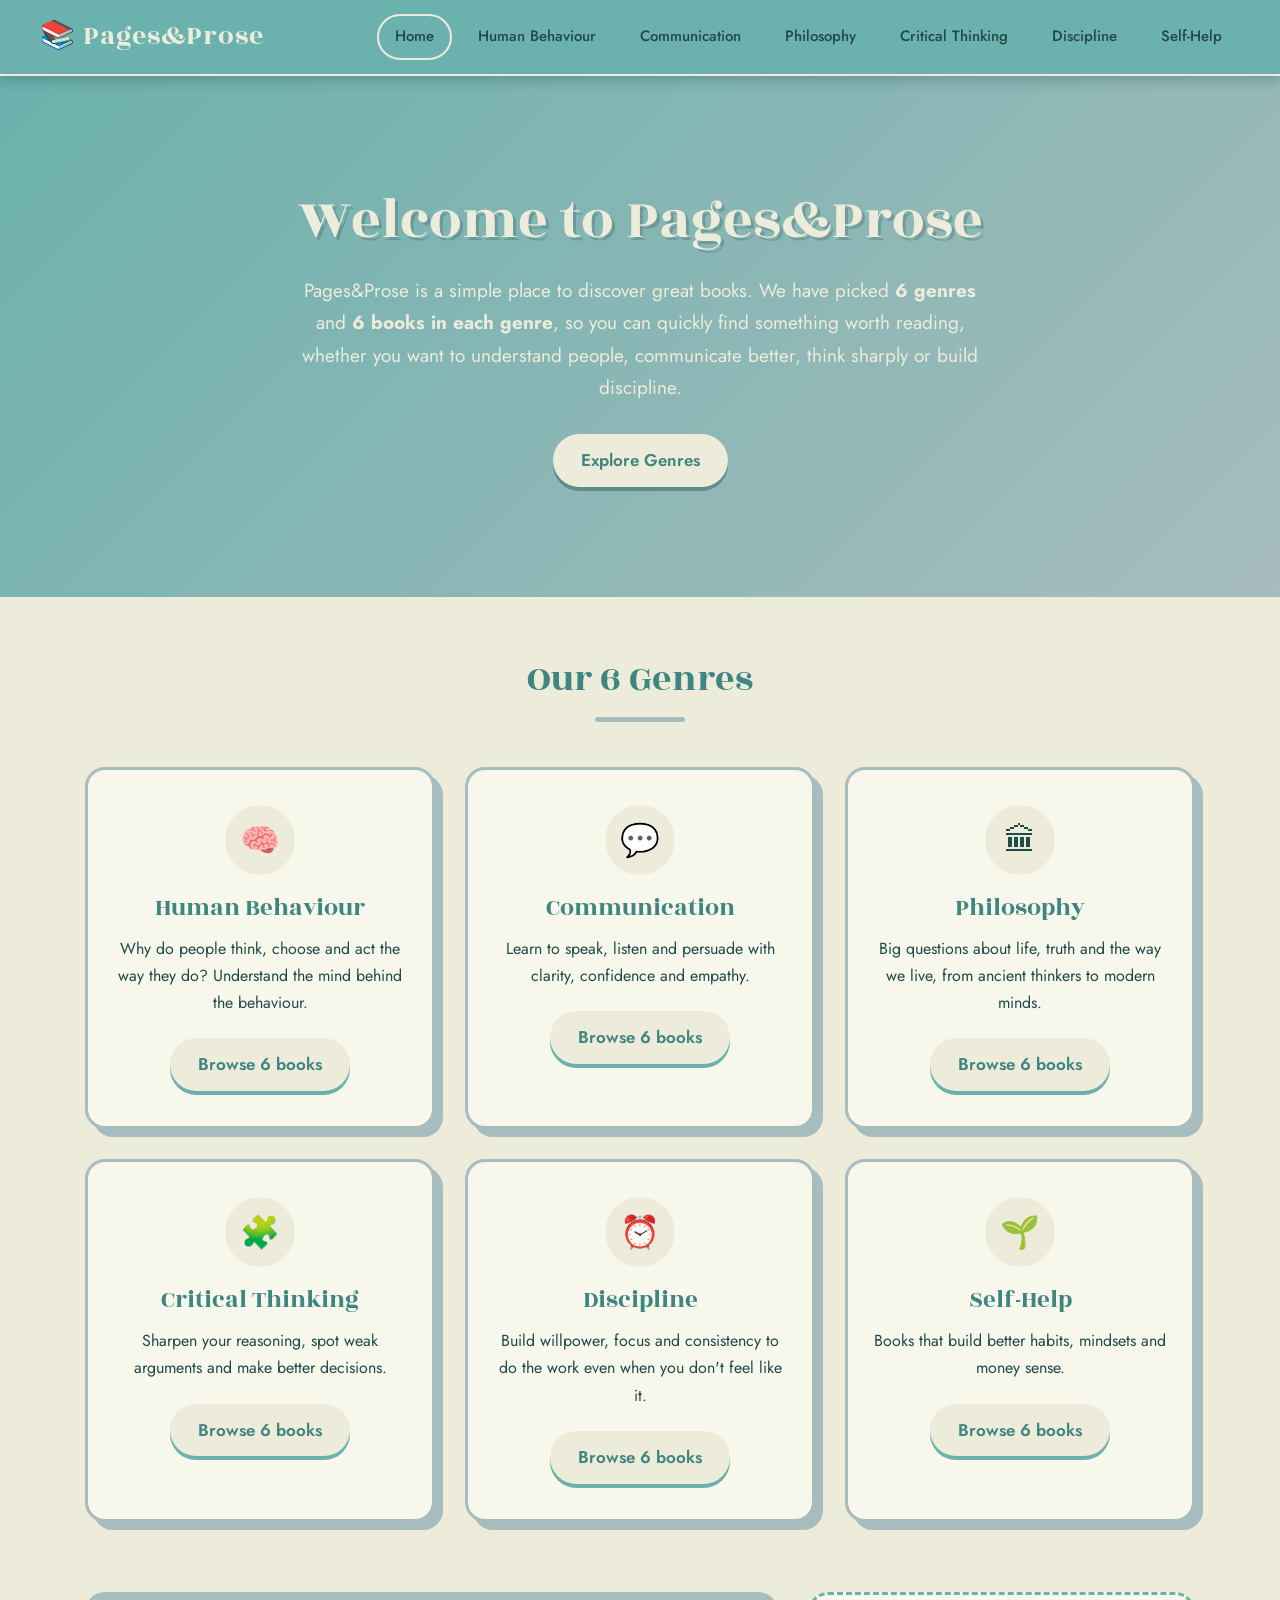
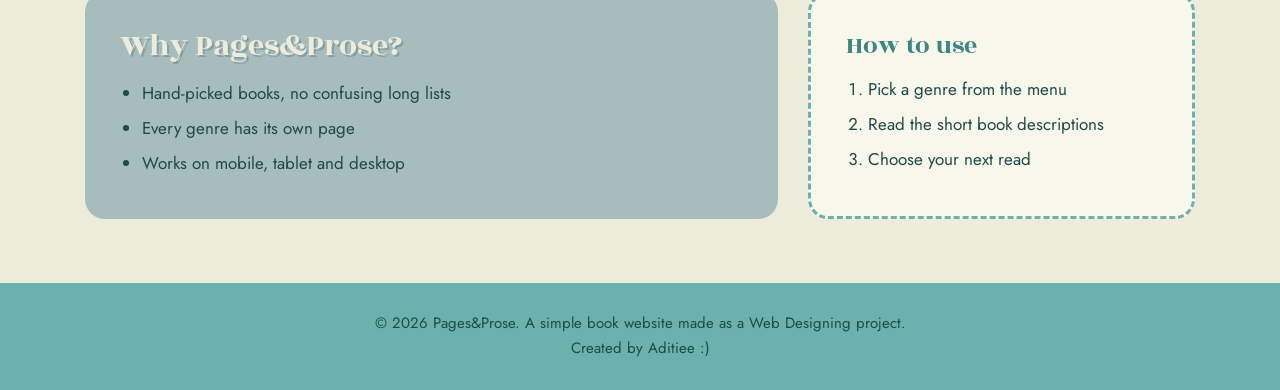
<file: index.html>
<!DOCTYPE html>
<html lang="en">
<head>
    <meta charset="UTF-8">
    <meta name="viewport" content="width=device-width, initial-scale=1.0">
    <title>Pages&Prose - Find Your Next Great Read</title>
    <link rel="preconnect" href="https://fonts.googleapis.com">
    <link href="https://fonts.googleapis.com/css2?family=Jost:wght@400;500;600&family=Rozha+One&display=swap" rel="stylesheet">
    <link rel="stylesheet" href="style.css">
</head> 
<body>
    <header>
        <h2 class="logo">&#128218; Pages&Prose</h2>
        <nav>
            <a href="index.html" class="active">Home</a>
            <a href="humanbehaviour.html">Human Behaviour</a>
            <a href="communication.html">Communication</a>
            <a href="philosophy.html">Philosophy</a>
            <a href="criticalthinking.html">Critical Thinking</a>
            <a href="discipline.html">Discipline</a>
            <a href="selfhelp.html">Self-Help</a>
        </nav>
    </header>

    <section class="hero">
        <h1>Welcome to Pages&Prose</h1>
        <p>Pages&Prose is a simple place to discover great books. We have picked
        <strong>6 genres</strong> and <strong>6 books in each genre</strong>, so you can quickly
        find something worth reading, whether you want to understand people, communicate better,
        think sharply or build discipline.</p>
        <a href="#genres" class="btn">Explore Genres</a>
    </section>

    <main>
        <section id="genres">
            <h2 class="section-title">Our 6 Genres</h2>
            <div class="grid">
            <article class="genre-card">
                <h3>Human Behaviour</h3>
                <p>Why do people think, choose and act the way they do? Understand the mind behind the behaviour.</p>
                <a href="humanbehaviour.html" class="btn">Browse 6 books</a>
            </article>
            <article class="genre-card">
                <h3>Communication</h3>
                <p>Learn to speak, listen and persuade with clarity, confidence and empathy.</p>
                <a href="communication.html" class="btn">Browse 6 books</a>
            </article>
            <article class="genre-card">
                <h3>Philosophy</h3>
                <p>Big questions about life, truth and the way we live, from ancient thinkers to modern minds.</p>
                <a href="philosophy.html" class="btn">Browse 6 books</a>
            </article>
            <article class="genre-card">
                <h3>Critical Thinking</h3>
                <p>Sharpen your reasoning, spot weak arguments and make better decisions.</p>
                <a href="criticalthinking.html" class="btn">Browse 6 books</a>
            </article>
            <article class="genre-card">
                <h3>Discipline</h3>
                <p>Build willpower, focus and consistency to do the work even when you don't feel like it.</p>
                <a href="discipline.html" class="btn">Browse 6 books</a>
            </article>
            <article class="genre-card">
                <h3>Self-Help</h3>
                <p>Books that build better habits, mindsets and money sense.</p>
                <a href="selfhelp.html" class="btn">Browse 6 books</a>
            </article>
            </div>
        </section>

        <section class="about">
            <article>
                <h2>Why Pages&Prose?</h2>
                <ul>
                    <li>Hand-picked books, no confusing long lists</li>
                    <li>Every genre has its own page</li>
                    <li>Works on mobile, tablet and desktop</li>
                </ul>
            </article>
            <aside>
                <h3>How to use</h3>
                <ol>
                    <li>Pick a genre from the menu</li>
                    <li>Read the short book descriptions</li>
                    <li>Choose your next read</li>
                </ol>
            </aside>
        </section>
    </main>

    <footer>
        <p>&copy; 2026 Pages&Prose. A simple book website made as a Web Designing project.<br>Created by Aditiee :) </p>
    </footer>
</body>
</html>
</file>
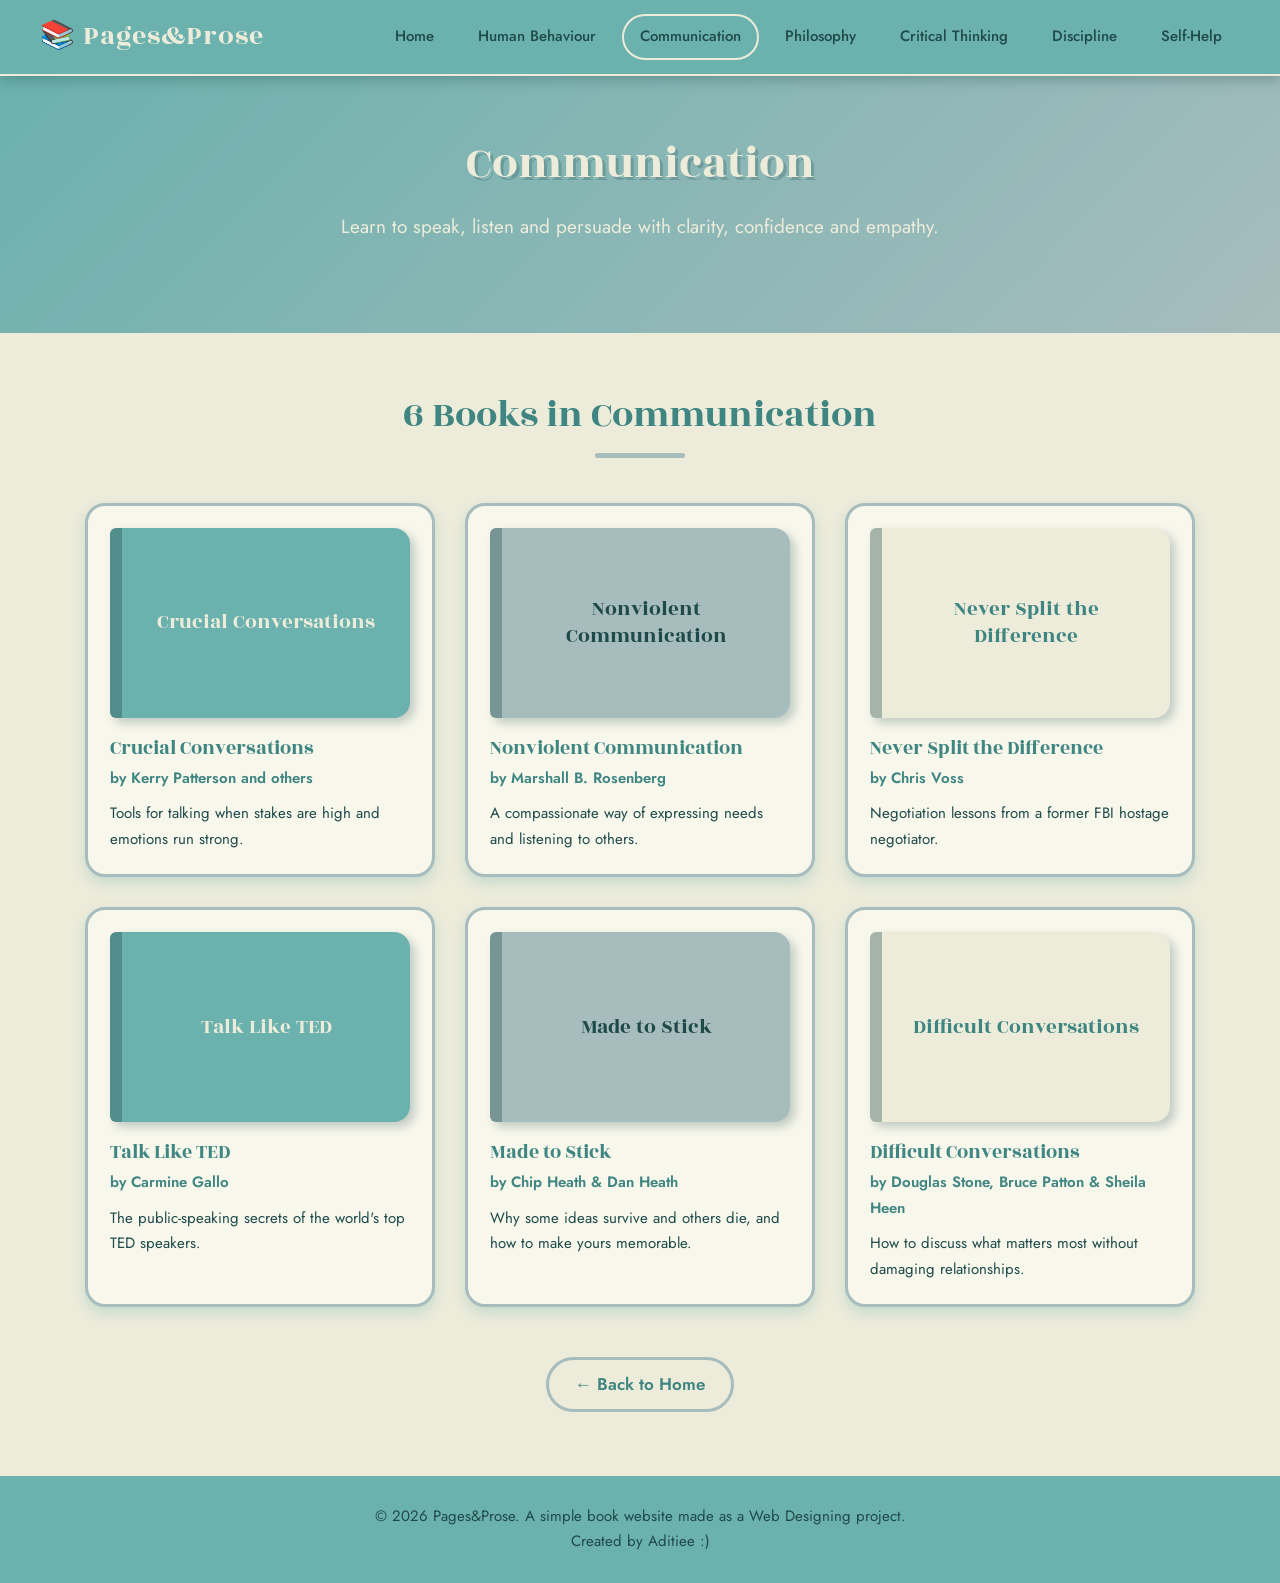
<file: communication.html>
<!DOCTYPE html>
<html lang="en">
<head>
    <meta charset="UTF-8">
    <meta name="viewport" content="width=device-width, initial-scale=1.0">
    <title>Communication Books - Pages&Prose</title>
    <link rel="preconnect" href="https://fonts.googleapis.com">
    <link href="https://fonts.googleapis.com/css2?family=Jost:wght@400;500;600&family=Rozha+One&display=swap" rel="stylesheet">
    <link rel="stylesheet" href="style.css">
</head>
<body>
    <header>
        <h2 class="logo">&#128218; Pages&Prose</h2>
        <nav>
            <a href="index.html">Home</a>
            <a href="humanbehaviour.html">Human Behaviour</a>
            <a href="communication.html" class="active">Communication</a>
            <a href="philosophy.html">Philosophy</a>
            <a href="criticalthinking.html">Critical Thinking</a>
            <a href="discipline.html">Discipline</a>
            <a href="selfhelp.html">Self-Help</a>
        </nav>
    </header>

    <section class="hero small">
        <h1>Communication</h1>
        <p>Learn to speak, listen and persuade with clarity, confidence and empathy.</p>
    </section>

    <main>
        <section>
            <h2 class="section-title">6 Books in Communication</h2>
            <div class="grid">
            <article class="book">
                <div class="cover">Crucial Conversations</div>
                <h3>Crucial Conversations</h3>
                <p class="author">by Kerry Patterson and others</p>
                <p>Tools for talking when stakes are high and emotions run strong.</p>
            </article>
            <article class="book">
                <div class="cover">Nonviolent Communication</div>
                <h3>Nonviolent Communication</h3>
                <p class="author">by Marshall B. Rosenberg</p>
                <p>A compassionate way of expressing needs and listening to others.</p>
            </article>
            <article class="book">
                <div class="cover">Never Split the Difference</div>
                <h3>Never Split the Difference</h3>
                <p class="author">by Chris Voss</p>
                <p>Negotiation lessons from a former FBI hostage negotiator.</p>
            </article>
            <article class="book">
                <div class="cover">Talk Like TED</div>
                <h3>Talk Like TED</h3>
                <p class="author">by Carmine Gallo</p>
                <p>The public-speaking secrets of the world's top TED speakers.</p>
            </article>
            <article class="book">
                <div class="cover">Made to Stick</div>
                <h3>Made to Stick</h3>
                <p class="author">by Chip Heath &amp; Dan Heath</p>
                <p>Why some ideas survive and others die, and how to make yours memorable.</p>
            </article>
            <article class="book">
                <div class="cover">Difficult Conversations</div>
                <h3>Difficult Conversations</h3>
                <p class="author">by Douglas Stone, Bruce Patton &amp; Sheila Heen</p>
                <p>How to discuss what matters most without damaging relationships.</p>
            </article>
            </div>
            <p class="back"><a href="index.html">&larr; Back to Home</a></p>
        </section>
    </main>

    <footer>
        <p>&copy; 2026 Pages&Prose. A simple book website made as a Web Designing project.<br>Created by Aditiee :)</p>
    </footer>
</body>
</html>
</file>
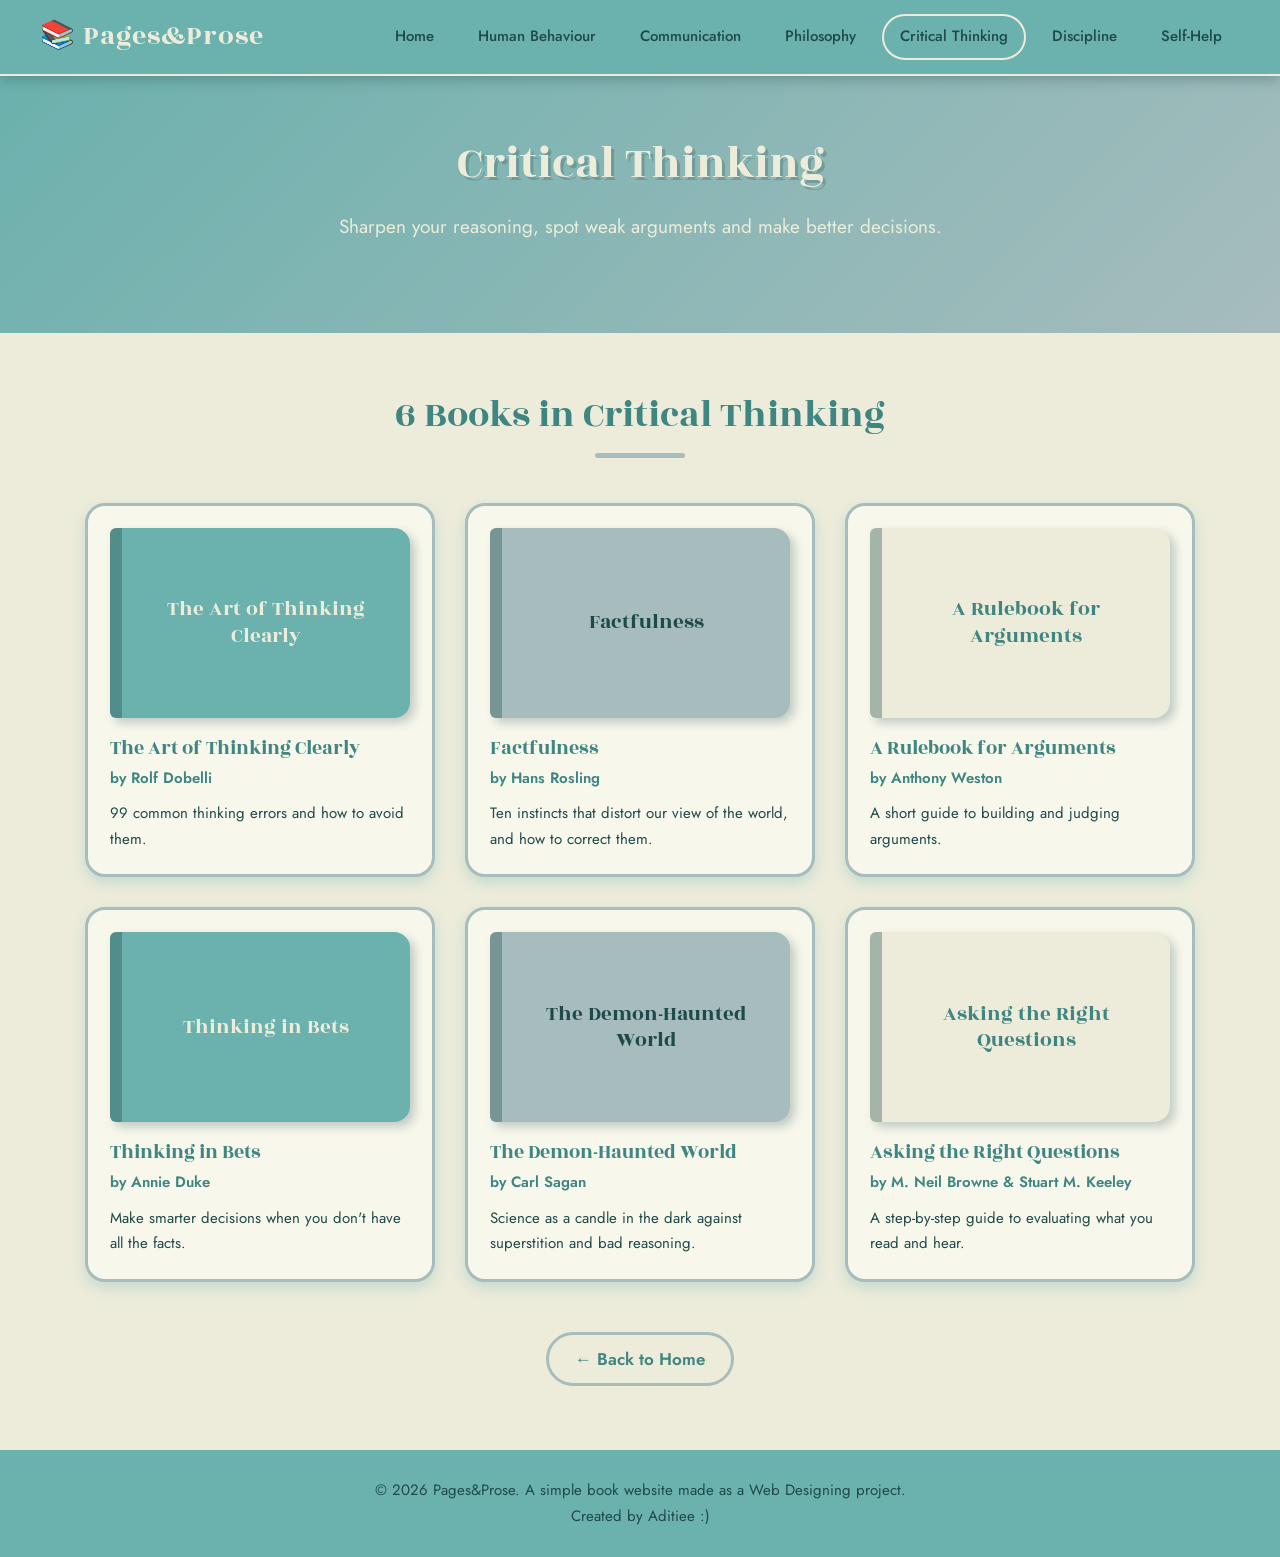
<file: criticalthinking.html>
<!DOCTYPE html>
<html lang="en">
<head>
    <meta charset="UTF-8">
    <meta name="viewport" content="width=device-width, initial-scale=1.0">
    <title>Critical Thinking Books - Pages&Prose</title>
    <link rel="preconnect" href="https://fonts.googleapis.com">
    <link href="https://fonts.googleapis.com/css2?family=Jost:wght@400;500;600&family=Rozha+One&display=swap" rel="stylesheet">
    <link rel="stylesheet" href="style.css">
</head>
<body>
    <header>
        <h2 class="logo">&#128218; Pages&Prose</h2>
        <nav>
            <a href="index.html">Home</a>
            <a href="humanbehaviour.html">Human Behaviour</a>
            <a href="communication.html">Communication</a>
            <a href="philosophy.html">Philosophy</a>
            <a href="criticalthinking.html" class="active">Critical Thinking</a>
            <a href="discipline.html">Discipline</a>
            <a href="selfhelp.html">Self-Help</a>
        </nav>
    </header>

    <section class="hero small">
        <h1>Critical Thinking</h1>
        <p>Sharpen your reasoning, spot weak arguments and make better decisions.</p>
    </section>

    <main>
        <section>
            <h2 class="section-title">6 Books in Critical Thinking</h2>
            <div class="grid">
            <article class="book">
                <div class="cover">The Art of Thinking Clearly</div>
                <h3>The Art of Thinking Clearly</h3>
                <p class="author">by Rolf Dobelli</p>
                <p>99 common thinking errors and how to avoid them.</p>
            </article>
            <article class="book">
                <div class="cover">Factfulness</div>
                <h3>Factfulness</h3>
                <p class="author">by Hans Rosling</p>
                <p>Ten instincts that distort our view of the world, and how to correct them.</p>
            </article>
            <article class="book">
                <div class="cover">A Rulebook for Arguments</div>
                <h3>A Rulebook for Arguments</h3>
                <p class="author">by Anthony Weston</p>
                <p>A short guide to building and judging arguments.</p>
            </article>
            <article class="book">
                <div class="cover">Thinking in Bets</div>
                <h3>Thinking in Bets</h3>
                <p class="author">by Annie Duke</p>
                <p>Make smarter decisions when you don't have all the facts.</p>
            </article>
            <article class="book">
                <div class="cover">The Demon-Haunted World</div>
                <h3>The Demon-Haunted World</h3>
                <p class="author">by Carl Sagan</p>
                <p>Science as a candle in the dark against superstition and bad reasoning.</p>
            </article>
            <article class="book">
                <div class="cover">Asking the Right Questions</div>
                <h3>Asking the Right Questions</h3>
                <p class="author">by M. Neil Browne &amp; Stuart M. Keeley</p>
                <p>A step-by-step guide to evaluating what you read and hear.</p>
            </article>
            </div>
            <p class="back"><a href="index.html">&larr; Back to Home</a></p>
        </section>
    </main>

    <footer>
        <p>&copy; 2026 Pages&Prose. A simple book website made as a Web Designing project.<br>Created by Aditiee :)</p>
    </footer>
</body>
</html>
</file>
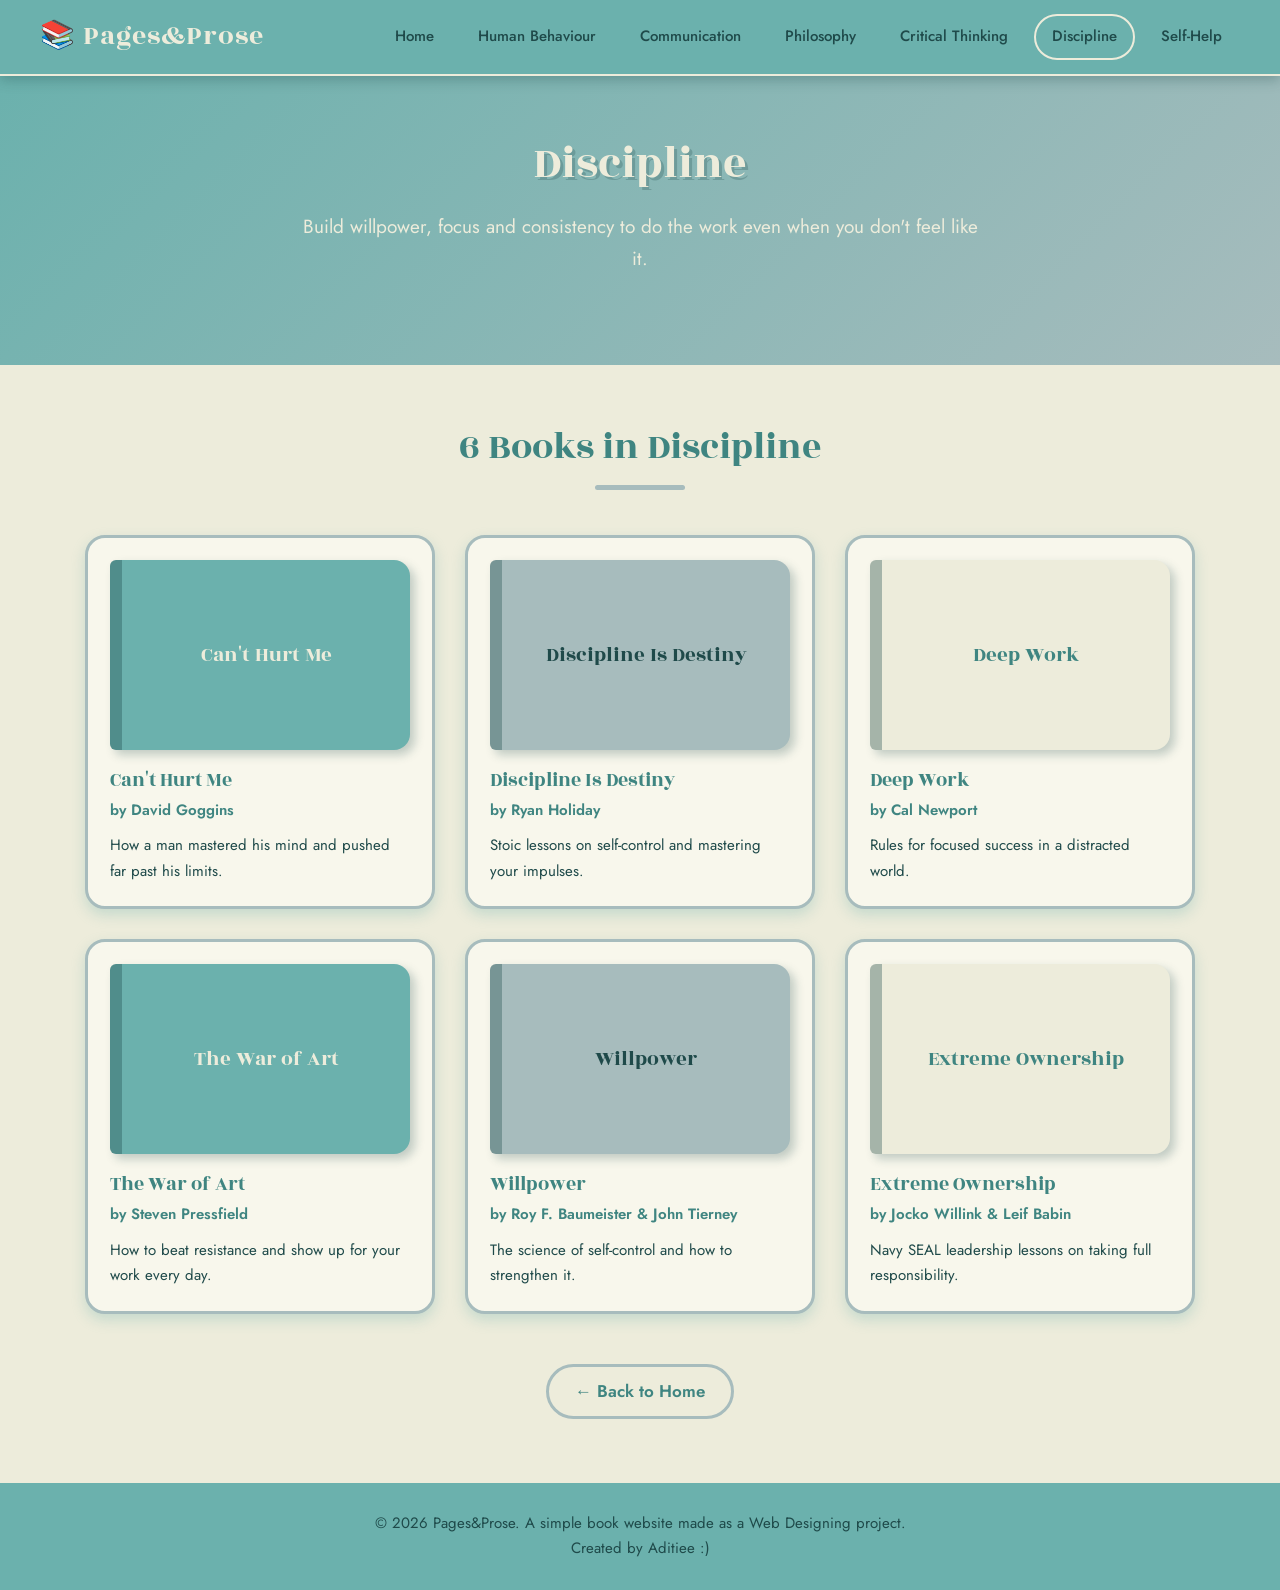
<file: discipline.html>
<!DOCTYPE html>
<html lang="en">
<head>
    <meta charset="UTF-8">
    <meta name="viewport" content="width=device-width, initial-scale=1.0">
    <title>Discipline Books - Pages&Prose</title>
    <link rel="preconnect" href="https://fonts.googleapis.com">
    <link href="https://fonts.googleapis.com/css2?family=Jost:wght@400;500;600&family=Rozha+One&display=swap" rel="stylesheet">
    <link rel="stylesheet" href="style.css">
</head>
<body>
    <header>
        <h2 class="logo">&#128218; Pages&Prose</h2>
        <nav>
            <a href="index.html">Home</a>
            <a href="humanbehaviour.html">Human Behaviour</a>
            <a href="communication.html">Communication</a>
            <a href="philosophy.html">Philosophy</a>
            <a href="criticalthinking.html">Critical Thinking</a>
            <a href="discipline.html" class="active">Discipline</a>
            <a href="selfhelp.html">Self-Help</a>
        </nav>
    </header>

    <section class="hero small">
        <h1>Discipline</h1>
        <p>Build willpower, focus and consistency to do the work even when you don't feel like it.</p>
    </section>

    <main>
        <section>
            <h2 class="section-title">6 Books in Discipline</h2>
            <div class="grid">
            <article class="book">
                <div class="cover">Can't Hurt Me</div>
                <h3>Can't Hurt Me</h3>
                <p class="author">by David Goggins</p>
                <p>How a man mastered his mind and pushed far past his limits.</p>
            </article>
            <article class="book">
                <div class="cover">Discipline Is Destiny</div>
                <h3>Discipline Is Destiny</h3>
                <p class="author">by Ryan Holiday</p>
                <p>Stoic lessons on self-control and mastering your impulses.</p>
            </article>
            <article class="book">
                <div class="cover">Deep Work</div>
                <h3>Deep Work</h3>
                <p class="author">by Cal Newport</p>
                <p>Rules for focused success in a distracted world.</p>
            </article>
            <article class="book">
                <div class="cover">The War of Art</div>
                <h3>The War of Art</h3>
                <p class="author">by Steven Pressfield</p>
                <p>How to beat resistance and show up for your work every day.</p>
            </article>
            <article class="book">
                <div class="cover">Willpower</div>
                <h3>Willpower</h3>
                <p class="author">by Roy F. Baumeister &amp; John Tierney</p>
                <p>The science of self-control and how to strengthen it.</p>
            </article>
            <article class="book">
                <div class="cover">Extreme Ownership</div>
                <h3>Extreme Ownership</h3>
                <p class="author">by Jocko Willink &amp; Leif Babin</p>
                <p>Navy SEAL leadership lessons on taking full responsibility.</p>
            </article>
            </div>
            <p class="back"><a href="index.html">&larr; Back to Home</a></p>
        </section>
    </main>

    <footer>
        <p>&copy; 2026 Pages&Prose. A simple book website made as a Web Designing project.<br>Created by Aditiee :)</p>
    </footer>
</body>
</html>
</file>
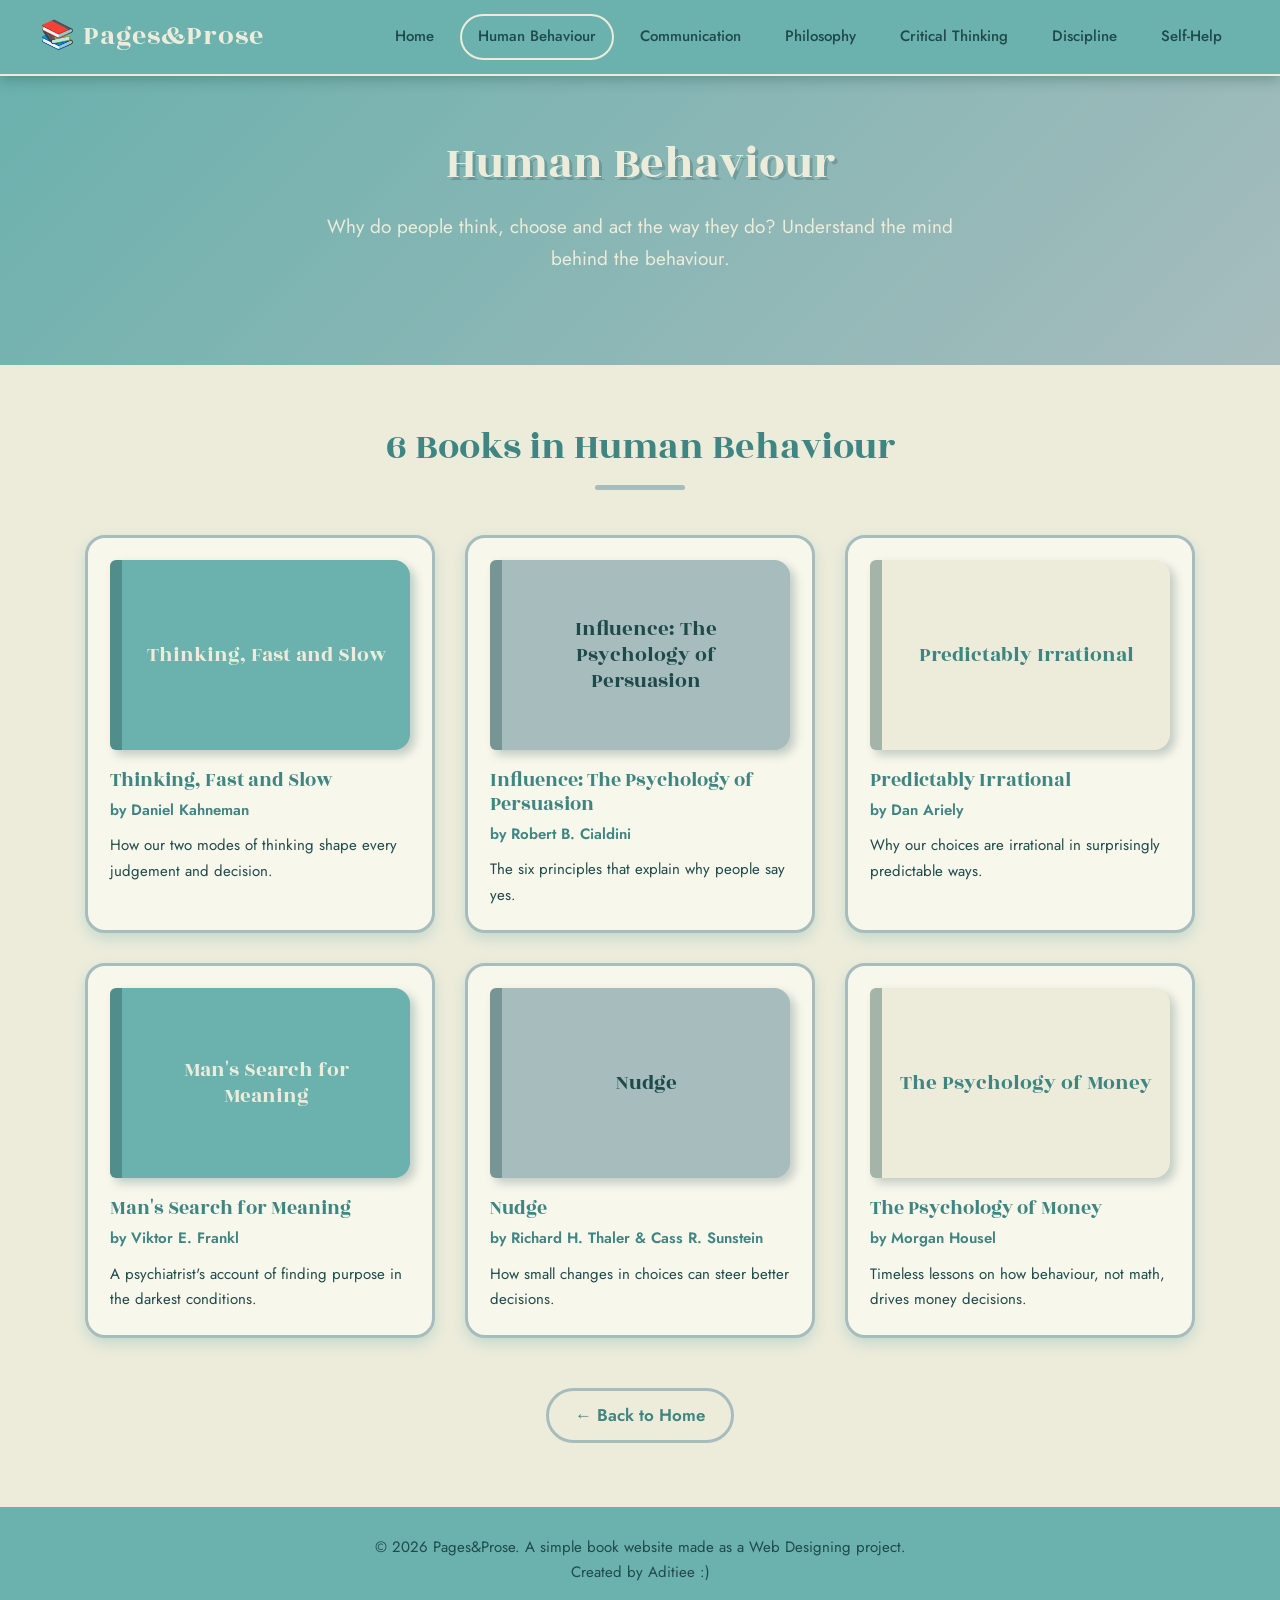
<file: humanbehaviour.html>
<!DOCTYPE html>
<html lang="en">
<head>
    <meta charset="UTF-8">
    <meta name="viewport" content="width=device-width, initial-scale=1.0">
    <title>Human Behaviour Books - Pages&Prose</title>
    <link rel="preconnect" href="https://fonts.googleapis.com">
    <link href="https://fonts.googleapis.com/css2?family=Jost:wght@400;500;600&family=Rozha+One&display=swap" rel="stylesheet">
    <link rel="stylesheet" href="style.css">
</head>
<body>
    <header>
        <h2 class="logo">&#128218; Pages&Prose</h2>
        <nav>
            <a href="index.html">Home</a>
            <a href="humanbehaviour.html" class="active">Human Behaviour</a>
            <a href="communication.html">Communication</a>
            <a href="philosophy.html">Philosophy</a>
            <a href="criticalthinking.html">Critical Thinking</a>
            <a href="discipline.html">Discipline</a>
            <a href="selfhelp.html">Self-Help</a>
        </nav>
    </header>

    <section class="hero small">
        <h1>Human Behaviour</h1>
        <p>Why do people think, choose and act the way they do? Understand the mind behind the behaviour.</p>
    </section>

    <main>
        <section>
            <h2 class="section-title">6 Books in Human Behaviour</h2>
            <div class="grid">
            <article class="book">
                <div class="cover">Thinking, Fast and Slow</div>
                <h3>Thinking, Fast and Slow</h3>
                <p class="author">by Daniel Kahneman</p>
                <p>How our two modes of thinking shape every judgement and decision.</p>
            </article>
            <article class="book">
                <div class="cover">Influence: The Psychology of Persuasion</div>
                <h3>Influence: The Psychology of Persuasion</h3>
                <p class="author">by Robert B. Cialdini</p>
                <p>The six principles that explain why people say yes.</p>
            </article>
            <article class="book">
                <div class="cover">Predictably Irrational</div>
                <h3>Predictably Irrational</h3>
                <p class="author">by Dan Ariely</p>
                <p>Why our choices are irrational in surprisingly predictable ways.</p>
            </article>
            <article class="book">
                <div class="cover">Man's Search for Meaning</div>
                <h3>Man's Search for Meaning</h3>
                <p class="author">by Viktor E. Frankl</p>
                <p>A psychiatrist's account of finding purpose in the darkest conditions.</p>
            </article>
            <article class="book">
                <div class="cover">Nudge</div>
                <h3>Nudge</h3>
                <p class="author">by Richard H. Thaler &amp; Cass R. Sunstein</p>
                <p>How small changes in choices can steer better decisions.</p>
            </article>
            <article class="book">
                <div class="cover">The Psychology of Money</div>
                <h3>The Psychology of Money</h3>
                <p class="author">by Morgan Housel</p>
                <p>Timeless lessons on how behaviour, not math, drives money decisions.</p>
            </article>
            </div>
            <p class="back"><a href="index.html">&larr; Back to Home</a></p>
        </section>
    </main>

    <footer>
        <p>&copy; 2026 Pages&Prose. A simple book website made as a Web Designing project.<br>Created by Aditiee :)</p>
    </footer>
</body>
</html>
</file>
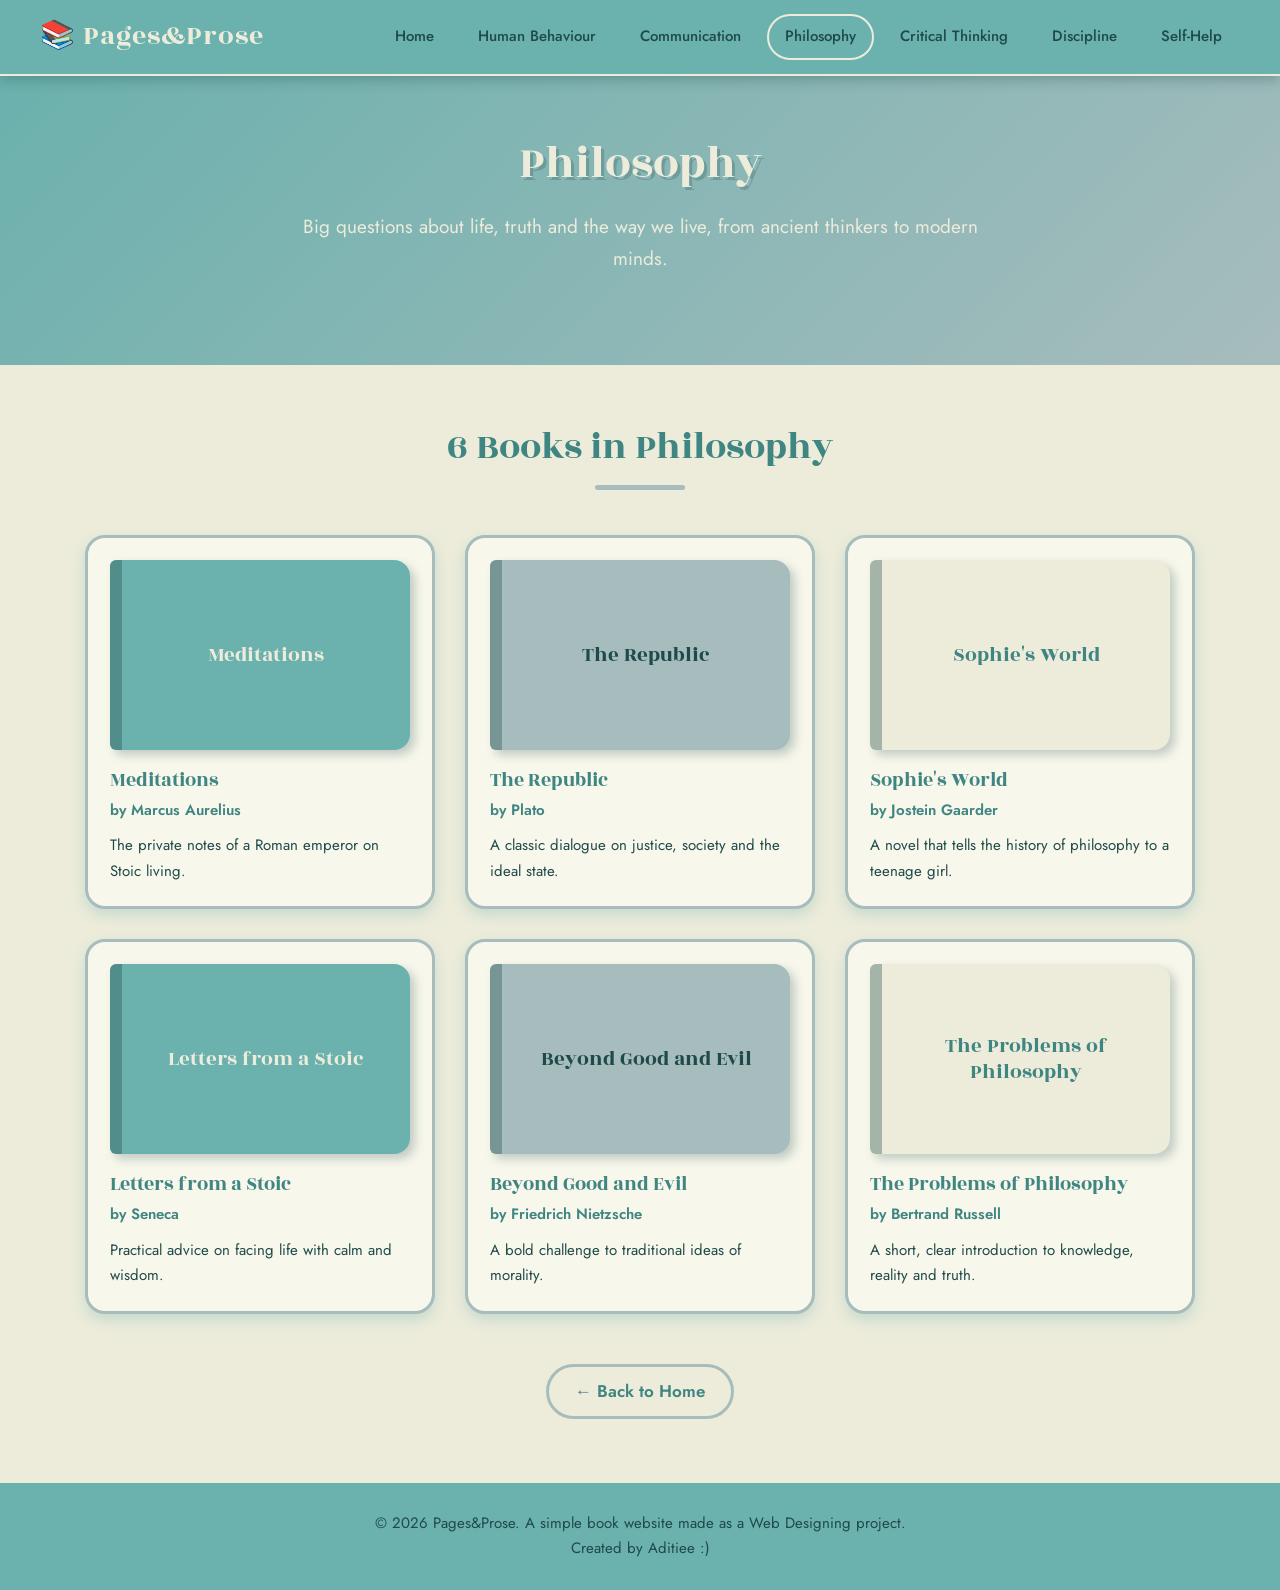
<file: philosophy.html>
<!DOCTYPE html>
<html lang="en">
<head>
    <meta charset="UTF-8">
    <meta name="viewport" content="width=device-width, initial-scale=1.0">
    <title>Philosophy Books - Pages&Prose</title>
    <link rel="preconnect" href="https://fonts.googleapis.com">
    <link href="https://fonts.googleapis.com/css2?family=Jost:wght@400;500;600&family=Rozha+One&display=swap" rel="stylesheet">
    <link rel="stylesheet" href="style.css">
</head>
<body>
    <header>
        <h2 class="logo">&#128218; Pages&Prose</h2>
        <nav>
            <a href="index.html">Home</a>
            <a href="humanbehaviour.html">Human Behaviour</a>
            <a href="communication.html">Communication</a>
            <a href="philosophy.html" class="active">Philosophy</a>
            <a href="criticalthinking.html">Critical Thinking</a>
            <a href="discipline.html">Discipline</a>
            <a href="selfhelp.html">Self-Help</a>
        </nav>
    </header>

    <section class="hero small">
        <h1>Philosophy</h1>
        <p>Big questions about life, truth and the way we live, from ancient thinkers to modern minds.</p>
    </section>

    <main>
        <section>
            <h2 class="section-title">6 Books in Philosophy</h2>
            <div class="grid">
            <article class="book">
                <div class="cover">Meditations</div>
                <h3>Meditations</h3>
                <p class="author">by Marcus Aurelius</p>
                <p>The private notes of a Roman emperor on Stoic living.</p>
            </article>
            <article class="book">
                <div class="cover">The Republic</div>
                <h3>The Republic</h3>
                <p class="author">by Plato</p>
                <p>A classic dialogue on justice, society and the ideal state.</p>
            </article>
            <article class="book">
                <div class="cover">Sophie's World</div>
                <h3>Sophie's World</h3>
                <p class="author">by Jostein Gaarder</p>
                <p>A novel that tells the history of philosophy to a teenage girl.</p>
            </article>
            <article class="book">
                <div class="cover">Letters from a Stoic</div>
                <h3>Letters from a Stoic</h3>
                <p class="author">by Seneca</p>
                <p>Practical advice on facing life with calm and wisdom.</p>
            </article>
            <article class="book">
                <div class="cover">Beyond Good and Evil</div>
                <h3>Beyond Good and Evil</h3>
                <p class="author">by Friedrich Nietzsche</p>
                <p>A bold challenge to traditional ideas of morality.</p>
            </article>
            <article class="book">
                <div class="cover">The Problems of Philosophy</div>
                <h3>The Problems of Philosophy</h3>
                <p class="author">by Bertrand Russell</p>
                <p>A short, clear introduction to knowledge, reality and truth.</p>
            </article>
            </div>
            <p class="back"><a href="index.html">&larr; Back to Home</a></p>
        </section>
    </main>

    <footer>
        <p>&copy; 2026 Pages&Prose. A simple book website made as a Web Designing project.<br>Created by Aditiee :)</p>
    </footer>
</body>
</html>
</file>
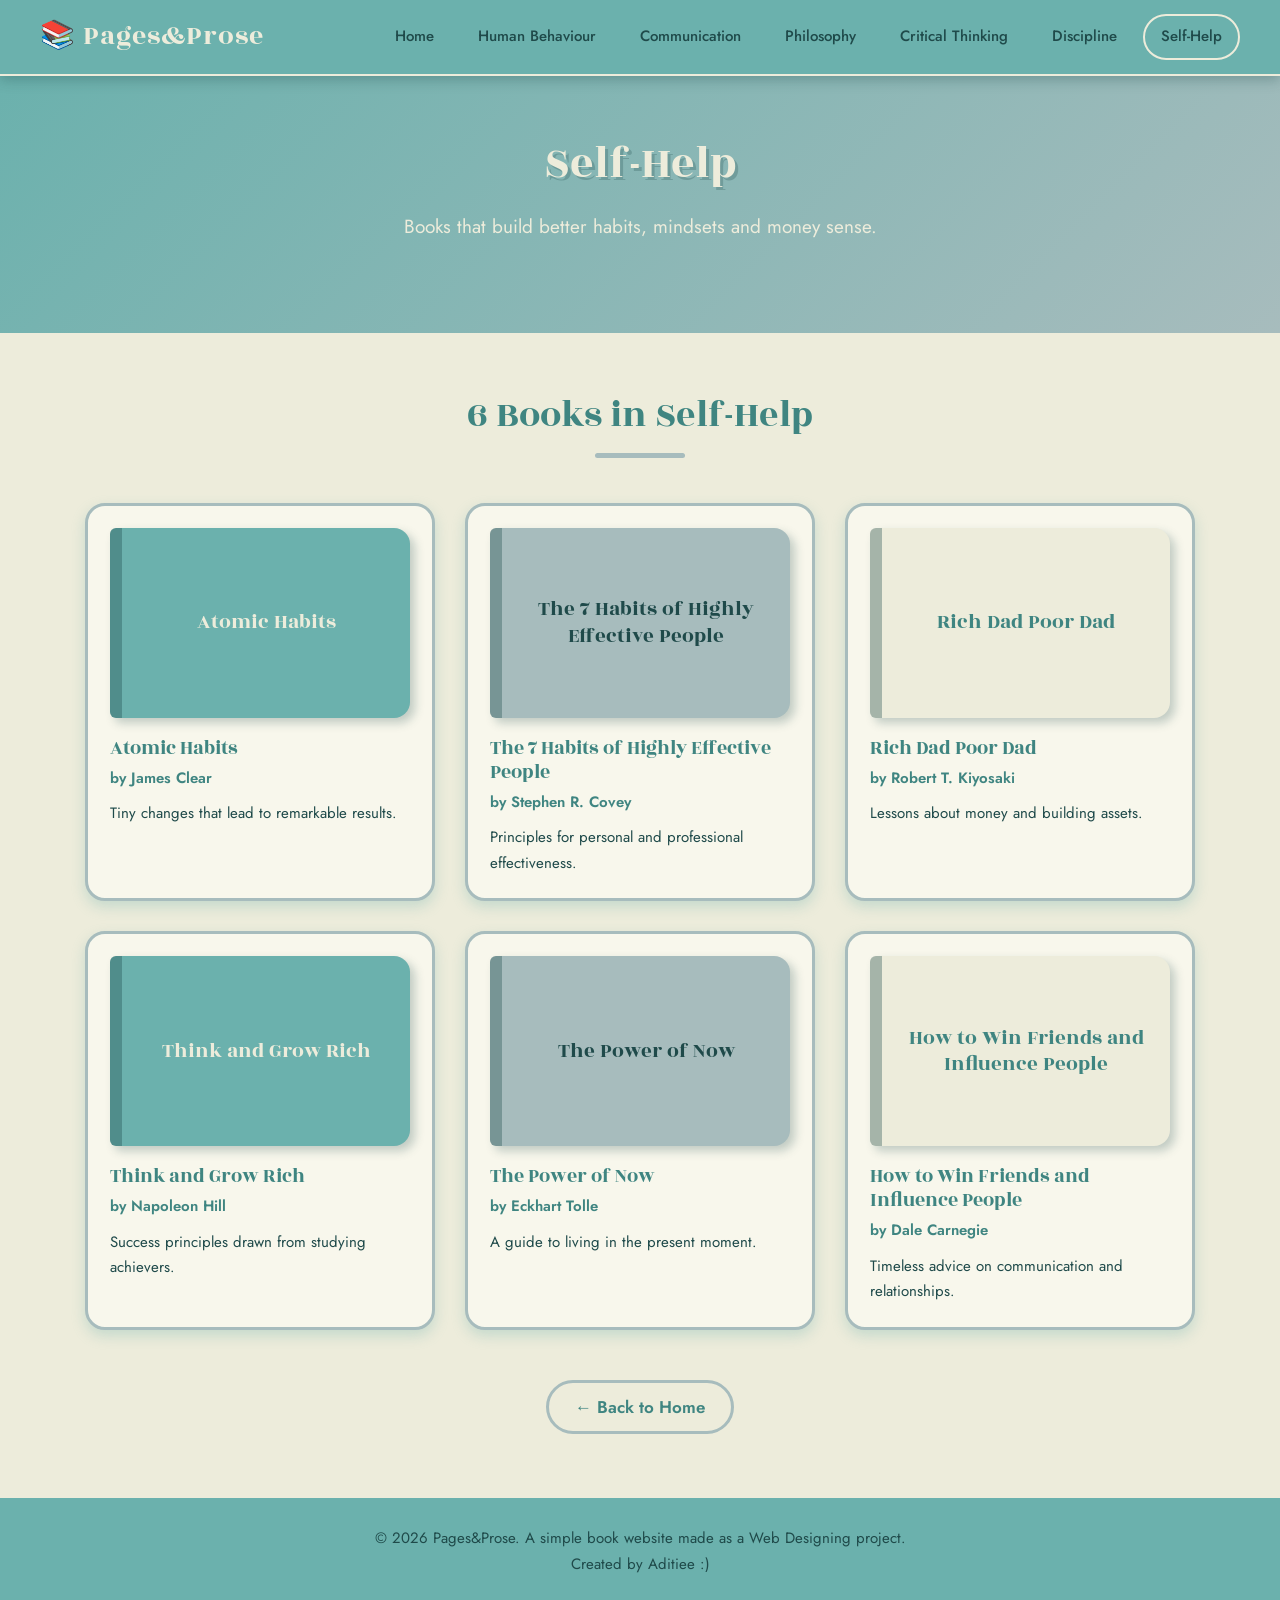
<file: selfhelp.html>
<!DOCTYPE html>
<html lang="en">
<head>
    <meta charset="UTF-8">
    <meta name="viewport" content="width=device-width, initial-scale=1.0">
    <title>Self-Help Books - Pages&Prose</title>
    <link rel="preconnect" href="https://fonts.googleapis.com">
    <link href="https://fonts.googleapis.com/css2?family=Jost:wght@400;500;600&family=Rozha+One&display=swap" rel="stylesheet">
    <link rel="stylesheet" href="style.css">
</head>
<body>
    <header>
        <h2 class="logo">&#128218; Pages&Prose</h2>
        <nav>
            <a href="index.html">Home</a>
            <a href="humanbehaviour.html">Human Behaviour</a>
            <a href="communication.html">Communication</a>
            <a href="philosophy.html">Philosophy</a>
            <a href="criticalthinking.html">Critical Thinking</a>
            <a href="discipline.html">Discipline</a>
            <a href="selfhelp.html" class="active">Self-Help</a>
        </nav>
    </header>

    <section class="hero small">
        <h1>Self-Help</h1>
        <p>Books that build better habits, mindsets and money sense.</p>
    </section>

    <main>
        <section>
            <h2 class="section-title">6 Books in Self-Help</h2>
            <div class="grid">
            <article class="book">
                <div class="cover">Atomic Habits</div>
                <h3>Atomic Habits</h3>
                <p class="author">by James Clear</p>
                <p>Tiny changes that lead to remarkable results.</p>
            </article>
            <article class="book">
                <div class="cover">The 7 Habits of Highly Effective People</div>
                <h3>The 7 Habits of Highly Effective People</h3>
                <p class="author">by Stephen R. Covey</p>
                <p>Principles for personal and professional effectiveness.</p>
            </article>
            <article class="book">
                <div class="cover">Rich Dad Poor Dad</div>
                <h3>Rich Dad Poor Dad</h3>
                <p class="author">by Robert T. Kiyosaki</p>
                <p>Lessons about money and building assets.</p>
            </article>
            <article class="book">
                <div class="cover">Think and Grow Rich</div>
                <h3>Think and Grow Rich</h3>
                <p class="author">by Napoleon Hill</p>
                <p>Success principles drawn from studying achievers.</p>
            </article>
            <article class="book">
                <div class="cover">The Power of Now</div>
                <h3>The Power of Now</h3>
                <p class="author">by Eckhart Tolle</p>
                <p>A guide to living in the present moment.</p>
            </article>
            <article class="book">
                <div class="cover">How to Win Friends and Influence People</div>
                <h3>How to Win Friends and Influence People</h3>
                <p class="author">by Dale Carnegie</p>
                <p>Timeless advice on communication and relationships.</p>
            </article>
            </div>
            <p class="back"><a href="index.html">&larr; Back to Home</a></p>
        </section>
    </main>

    <footer>
        <p>&copy; 2026 Pages&Prose. A simple book website made as a Web Designing project.<br>Created by Aditiee :)</p>
    </footer>
</body>
</html>
</file>
<file: style.css>
/* ---------- CSS Variables (colour theme) ---------- */
:root {
    --veranda-blue: #6BB1AD;
    --veranda-deep: #3F8581;
    --sky-cloud: #A7BCBD;
    --lychee: #EDECDB;
    --card: #F8F7EC;
    --dark: #1F4A4A;
    --heading-font: "Rozha One", Georgia, serif;
    --body-font: "Jost", Verdana, Arial, sans-serif;
}

/* ---------- Universal & element selectors ---------- */
* {
    box-sizing: border-box;
    margin: 0;
    padding: 0;
}

html {
    scroll-behavior: smooth;
}

body {
    font-family: var(--body-font);
    background-color: var(--lychee);
    color: var(--dark);
    line-height: 1.7;
    font-size: 17px;
}

h1, h2, h3 {
    font-family: var(--heading-font);
    font-weight: normal;
    line-height: 1.2;
}

a {
    text-decoration: none;
}

/* ---------- Header & Navigation ---------- */
header {
    position: sticky;
    top: 0;
    z-index: 100;
    display: flex;
    justify-content: space-between;
    align-items: center;
    flex-wrap: wrap;
    padding: 14px 40px;
    background-color: var(--veranda-blue);
    border-bottom: 2px solid var(--lychee);
    box-shadow: 0 4px 12px rgba(31, 74, 74, 0.3);
}

.logo {
    color: var(--lychee);
    font-size: 28px;
    letter-spacing: 1px;
}

nav {
    display: flex;
    flex-wrap: wrap;
    gap: 8px;
}

nav a {
    color: var(--dark);
    padding: 8px 16px;
    border-radius: 30px;
    font-size: 15px;
    font-weight: 500;
    border: 2px solid transparent;
    transition: all 0.3s ease;
}

nav a:hover {
    background-color: var(--lychee);
    color: var(--dark);
    transform: translateY(-2px);
}

nav a.active {
    border: 2px solid var(--lychee);
}

/* ---------- Hero section ---------- */
.hero {
    position: relative;
    overflow: hidden;
    text-align: center;
    padding: 110px 20px;
    color: var(--lychee);
    background: linear-gradient(135deg, var(--veranda-blue), var(--sky-cloud));
}


.hero::before {
    width: 300px;
    height: 300px;
    top: -120px;
    left: -80px;
}

.hero::after {
    width: 220px;
    height: 220px;
    bottom: -90px;
    right: -50px;
}

.hero > * {
    position: relative;
    z-index: 1;
}

.hero.small {
    padding: 60px 20px;
    background: linear-gradient(135deg, var(--veranda-blue), var(--sky-cloud));
}

.hero h1 {
    font-size: 58px;
    margin-bottom: 20px;
    text-shadow: 3px 3px 0 rgba(31, 74, 74, 0.25);
}

.hero.small h1 {
    font-size: 46px;
}

.hero p {
    max-width: 680px;
    margin: 0 auto 30px auto;
    font-size: 19px;
    color: var(--lychee);
}

/* ---------- Buttons ---------- */
.btn {
    display: inline-block;
    padding: 12px 28px;
    background-color: var(--lychee);
    color: var(--veranda-deep);
    border-radius: 30px;
    font-weight: 600;
    box-shadow: 0 4px 0 var(--veranda-blue);
    transition: all 0.3s ease;
}

.hero .btn {
    box-shadow: 0 4px 0 rgba(31, 74, 74, 0.4);
}

.btn:hover {
    transform: translateY(-3px);
    background-color: #FBFAF0;
}

.btn:active {
    transform: translateY(2px);
    box-shadow: none;
}

/* ---------- Main content ---------- */
main {
    max-width: 1150px;
    margin: 0 auto;
    padding: 40px 20px 60px 20px;
}

.section-title {
    text-align: center;
    font-size: 38px;
    margin: 20px 0 45px 0;
    color: var(--veranda-deep);
}

.section-title::after {
    content: "";
    display: block;
    width: 90px;
    height: 5px;
    margin: 14px auto 0 auto;
    background-color: var(--sky-cloud);
    border-radius: 5px;
}

/* ---------- Grid layout ---------- */
.grid {
    display: grid;
    grid-template-columns: repeat(3, 1fr);
    gap: 30px;
}

/* ---------- Genre cards (homepage) ---------- */
.genre-card {
    background-color: var(--card);
    padding: 35px 25px;
    border: 3px solid var(--sky-cloud);
    border-radius: 20px;
    text-align: center;
    box-shadow: 8px 8px 0 var(--sky-cloud);
    transition: all 0.3s ease;
}

.genre-card:hover {
    transform: translate(-4px, -4px);
    box-shadow: 12px 12px 0 var(--veranda-blue);
    border-color: var(--veranda-blue);
}

.genre-card::before {
    display: block;
    width: 70px;
    height: 70px;
    line-height: 70px;
    margin: 0 auto 18px auto;
    font-size: 32px;
    background-color: var(--lychee);
    border-radius: 50%;
}

.genre-card:nth-child(1)::before { content: "\1F9E0"; }
.genre-card:nth-child(2)::before { content: "\1F4AC"; }
.genre-card:nth-child(3)::before { content: "\1F3DB"; }
.genre-card:nth-child(4)::before { content: "\1F9E9"; }
.genre-card:nth-child(5)::before { content: "\23F0"; }
.genre-card:nth-child(6)::before { content: "\1F331"; }

.genre-card h3 {
    color: var(--veranda-deep);
    font-size: 25px;
    margin-bottom: 12px;
}

.genre-card p {
    margin-bottom: 22px;
    font-size: 16px;
}

/* ---------- Book cards (genre pages) ---------- */
.book {
    background-color: var(--card);
    padding: 22px;
    border: 3px solid var(--sky-cloud);
    border-radius: 20px;
    box-shadow: 0 6px 14px rgba(107, 177, 173, 0.3);
    transition: all 0.3s ease;
}

.book:hover {
    transform: translateY(-8px) rotate(-1deg);
    border-color: var(--veranda-blue);
    box-shadow: 0 14px 24px rgba(107, 177, 173, 0.5);
}

.cover {
    display: flex;
    justify-content: center;
    align-items: center;
    height: 190px;
    padding: 18px;
    margin-bottom: 18px;
    text-align: center;
    font-family: var(--heading-font);
    font-size: 21px;
    line-height: 1.25;
    border-radius: 6px 16px 16px 6px;
    border-left: 12px solid rgba(31, 74, 74, 0.35);
    box-shadow: 5px 5px 10px rgba(31, 74, 74, 0.25);
}

/* book covers use the 3 palette colours in turn */
.book:nth-child(3n+1) .cover {
    background-color: var(--veranda-blue);
    color: var(--lychee);
}

.book:nth-child(3n+2) .cover {
    background-color: var(--sky-cloud);
    color: var(--dark);
}

.book:nth-child(3n) .cover {
    background-color: var(--lychee);
    color: var(--veranda-deep);
}

.book h3 {
    font-size: 20px;
    margin-bottom: 6px;
    color: var(--veranda-deep);
}

.author {
    color: var(--veranda-deep);
    font-weight: 600;
    font-size: 15px;
    margin-bottom: 10px;
}

.book p {
    font-size: 15px;
}

/* ---------- About section (article + aside) ---------- */
.about {
    display: flex;
    gap: 30px;
    margin-top: 70px;
}

.about article {
    flex: 2;
    background-color: var(--sky-cloud);
    color: var(--dark);
    padding: 35px;
    border-radius: 20px;
}

.about aside {
    flex: 1;
    background-color: var(--card);
    padding: 35px;
    border-radius: 20px;
    border: 3px dashed var(--veranda-blue);
}

.about h2,
.about h3 {
    margin-bottom: 14px;
}

.about article h2 {
    color: var(--lychee);
    font-size: 32px;
    text-shadow: 2px 2px 0 rgba(31, 74, 74, 0.25);
}

.about aside h3 {
    color: var(--veranda-deep);
    font-size: 26px;
}

.about ul,
.about ol {
    margin-left: 22px;
}

.about li {
    margin-bottom: 6px;
}

/* ---------- Back link & footer ---------- */
.back {
    text-align: center;
    margin-top: 50px;
}

.back a {
    display: inline-block;
    padding: 10px 26px;
    color: var(--veranda-deep);
    font-weight: 600;
    border: 3px solid var(--sky-cloud);
    border-radius: 30px;
    transition: all 0.3s ease;
}

.back a:hover {
    background-color: var(--veranda-blue);
    border-color: var(--veranda-blue);
    color: var(--dark);
}

footer {
    text-align: center;
    padding: 28px 20px;
    background-color: var(--veranda-blue);
    color: var(--dark);
    border-top: 4px solid var(--lychee);
    font-size: 15px;
}

/* ---------- Media queries (responsive) ---------- */
/* Tablet */
@media (max-width: 800px) {
    .grid {
        grid-template-columns: repeat(2, 1fr);
    }
    .about {
        flex-direction: column;
    }
    header {
        padding: 14px 20px;
    }
    .hero h1 {
        font-size: 46px;
    }
}

/* Mobile */
@media (max-width: 500px) {
    .grid {
        grid-template-columns: 1fr;
    }
    header {
        flex-direction: column;
        gap: 10px;
    }
    nav {
        justify-content: center;
    }
    .hero {
        padding: 70px 20px;
    }
    .hero h1 {
        font-size: 34px;
    }
    .section-title {
        font-size: 30px;
    }
}
</file>
